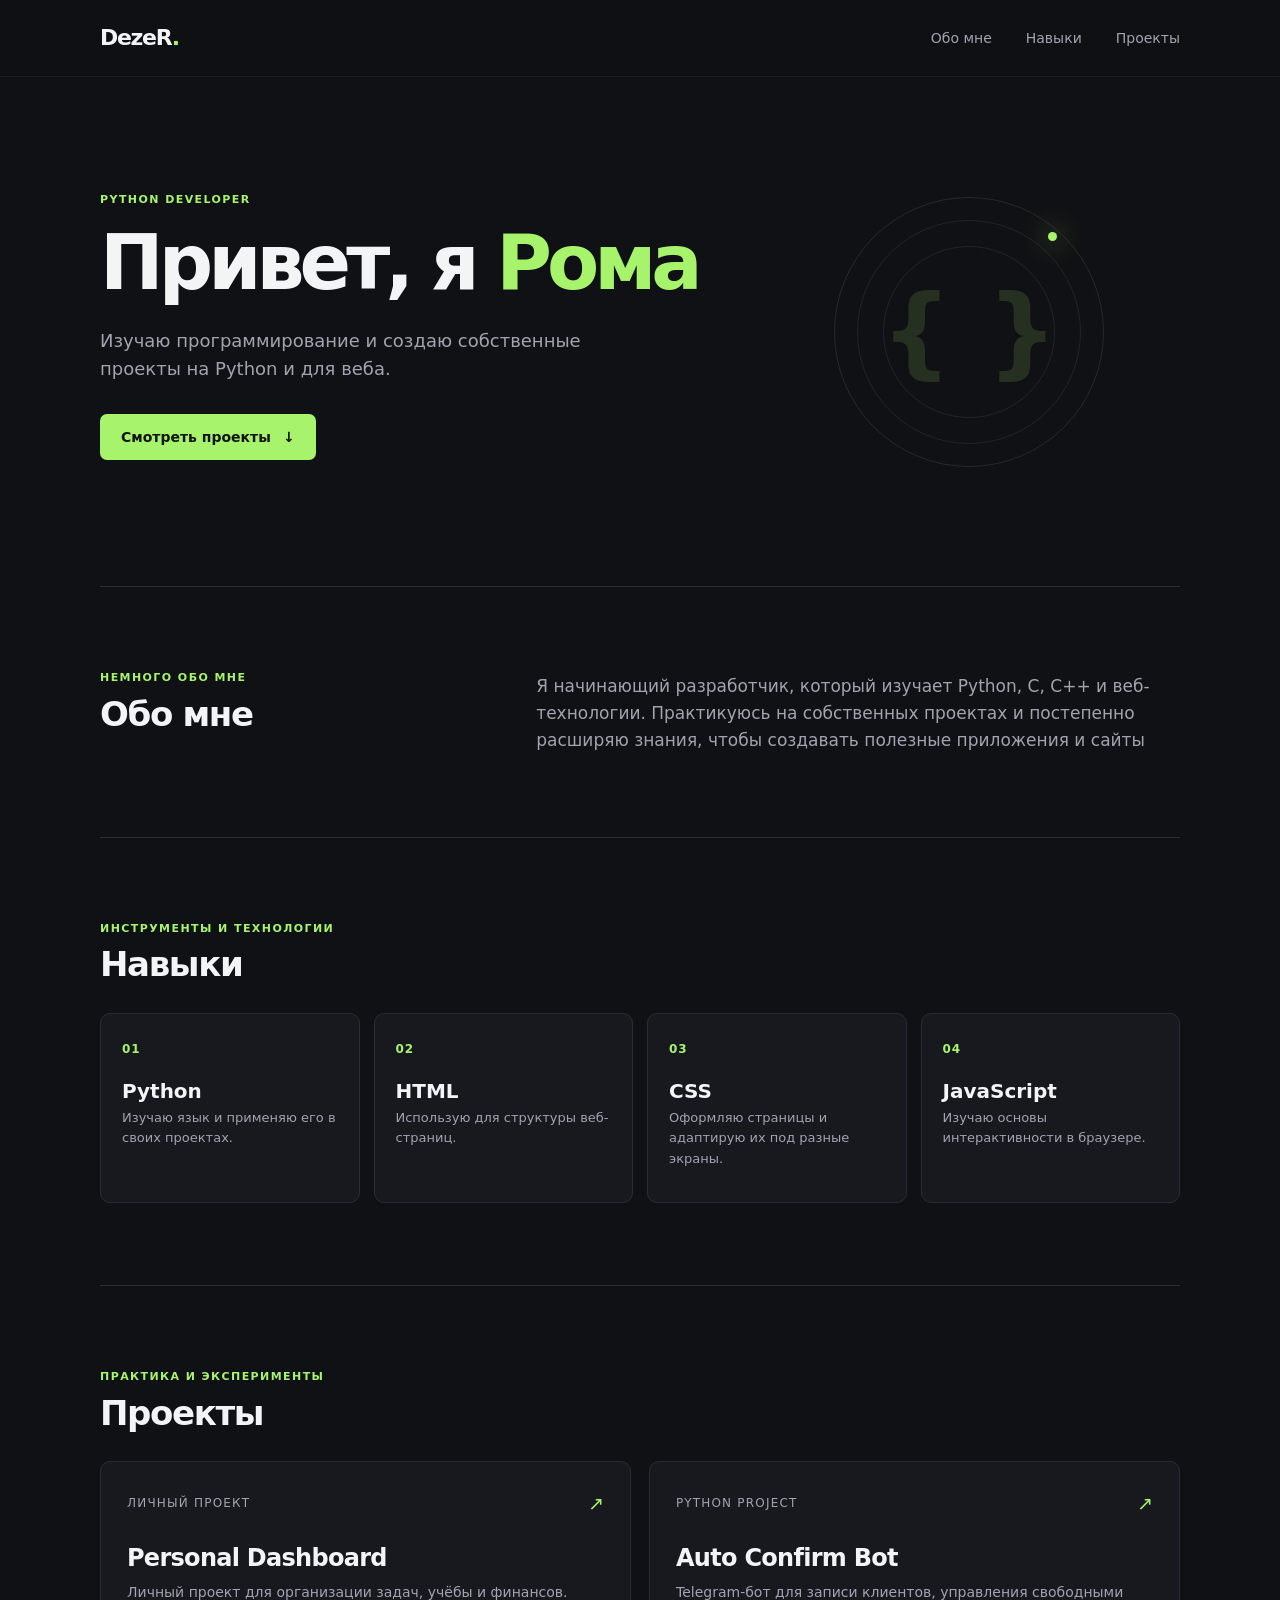
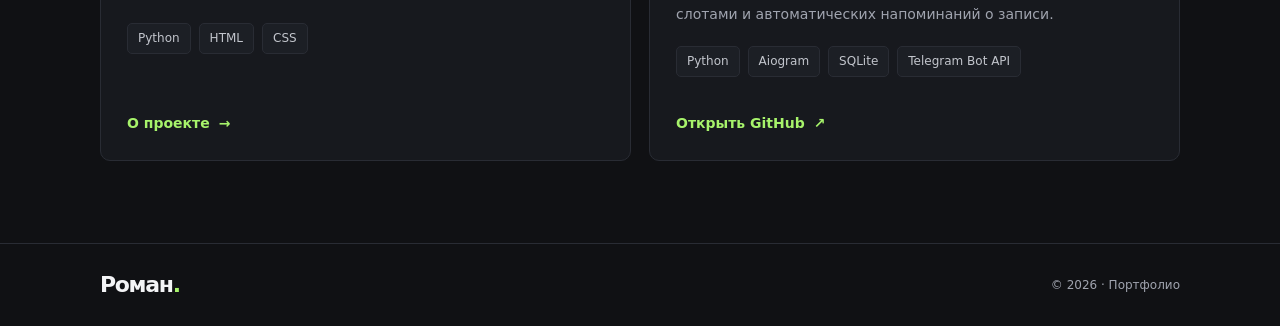
<file: index.html>
<!DOCTYPE html>
<html lang="ru">

<head>
  <meta charset="UTF-8">
  <meta name="viewport" content="width=device-width, initial-scale=1.0">
  <meta name="theme-color" content="#101114">
  <meta name="description" content="Портфолио">
  <title>Роман — Python Developer</title>
  <link rel="stylesheet" href="style.css">
  <script src="script.js" defer></script>
</head>

<body>
  <header class="site-header">
    <div class="header-inner">
      <a class="logo" href="index.html" aria-label="Роман — главная">DezeR<span>.</span></a>
      <button class="menu-toggle" type="button" aria-expanded="false" aria-controls="primary-navigation"
        aria-label="Открыть меню">
        <span></span><span></span><span></span>
      </button>
      <nav class="site-nav" id="primary-navigation" aria-label="Основная навигация">
        <a href="#about">Обо мне</a>
        <a href="#skills">Навыки</a>
        <a href="#projects">Проекты</a>
      </nav>
    </div>
  </header>

  <main>
    <section class="hero page-width" aria-labelledby="hero-title">
      <div class="hero-content">
        <p class="eyebrow">
          Python Developer
        </p>
        <h1 id="hero-title">Привет, я <span>Рома</span></h1>
        <p class="hero-description">Изучаю программирование и создаю собственные проекты на Python и для веба.</p>
        <a href="#projects" class="button button-primary">Смотреть проекты <span aria-hidden="true">↓</span></a>
      </div>
      <div class="hero-mark" aria-hidden="true"><span>{ }</span><i></i></div>
    </section>

    <section class="section page-width about-section" id="about" aria-labelledby="about-title">
      <div class="section-heading">
        <p class="eyebrow">Немного обо мне</p>
        <h2 id="about-title">Обо мне</h2>
      </div>
      <p class="about-copy">Я начинающий разработчик, который изучает Python, C, C++ и веб-технологии. Практикуюсь на
        собственных проектах и постепенно расширяю знания, чтобы создавать полезные приложения и сайты</p>
    </section>

    <section class="section page-width" id="skills" aria-labelledby="skills-title">
      <div class="section-heading">
        <p class="eyebrow">Инструменты и технологии</p>
        <h2 id="skills-title">Навыки</h2>
      </div>
      <div class="skills-grid">
        <article class="skill-card"><span class="skill-index">01</span>
          <h3>Python</h3>
          <p>Изучаю язык и применяю его в своих проектах.</p>
        </article>
        <article class="skill-card"><span class="skill-index">02</span>
          <h3>HTML</h3>
          <p>Использую для структуры веб-страниц.</p>
        </article>
        <article class="skill-card"><span class="skill-index">03</span>
          <h3>CSS</h3>
          <p>Оформляю страницы и адаптирую их под разные экраны.</p>
        </article>
        <article class="skill-card"><span class="skill-index">04</span>
          <h3>JavaScript</h3>
          <p>Изучаю основы интерактивности в браузере.</p>
        </article>
      </div>
    </section>

    <section class="section page-width projects-section" id="projects" aria-labelledby="projects-title">
      <div class="section-heading">
        <p class="eyebrow">Практика и эксперименты</p>
        <h2 id="projects-title">Проекты</h2>
      </div>
      <div class="projects-grid">
        <article class="project-card">
          <div class="project-card-top"><span class="project-type">Личный проект</span><span class="project-arrow"
              aria-hidden="true">↗</span></div>
          <h3>Personal Dashboard</h3>
          <p>Личный проект для организации задач, учёбы и финансов.</p>
          <ul class="tag-list" aria-label="Технологии">
            <li>Python</li>
            <li>HTML</li>
            <li>CSS</li>
          </ul>
          <a class="text-link" href="project.html">О проекте <span aria-hidden="true">→</span></a>
        </article>
        <article class="project-card">
          <div class="project-card-top"><span class="project-type">Python project</span><span class="project-arrow"
              aria-hidden="true">↗</span></div>
          <h3>Auto Confirm Bot</h3>
          <p>Telegram-бот для записи клиентов, управления свободными слотами и автоматических напоминаний о записи.</p>
          <ul class="tag-list" aria-label="Технологии">
            <li>Python</li>
            <li>Aiogram</li>
            <li>SQLite</li>
            <li>Telegram Bot API</li>
          </ul>
          <a class="text-link" href="https://github.com/malkree/auto_confirm_bot" target="_blank"
            rel="noopener noreferrer">Открыть GitHub <span aria-hidden="true">↗</span></a>
        </article>
      </div>
    </section>
  </main>

  <footer class="site-footer">
    <div class="page-width footer-inner"><a class="logo" href="index.html">Роман<span>.</span></a>
      <p>© 2026 · Портфолио</p>
    </div>
  </footer>
</body>

</html>
</file>
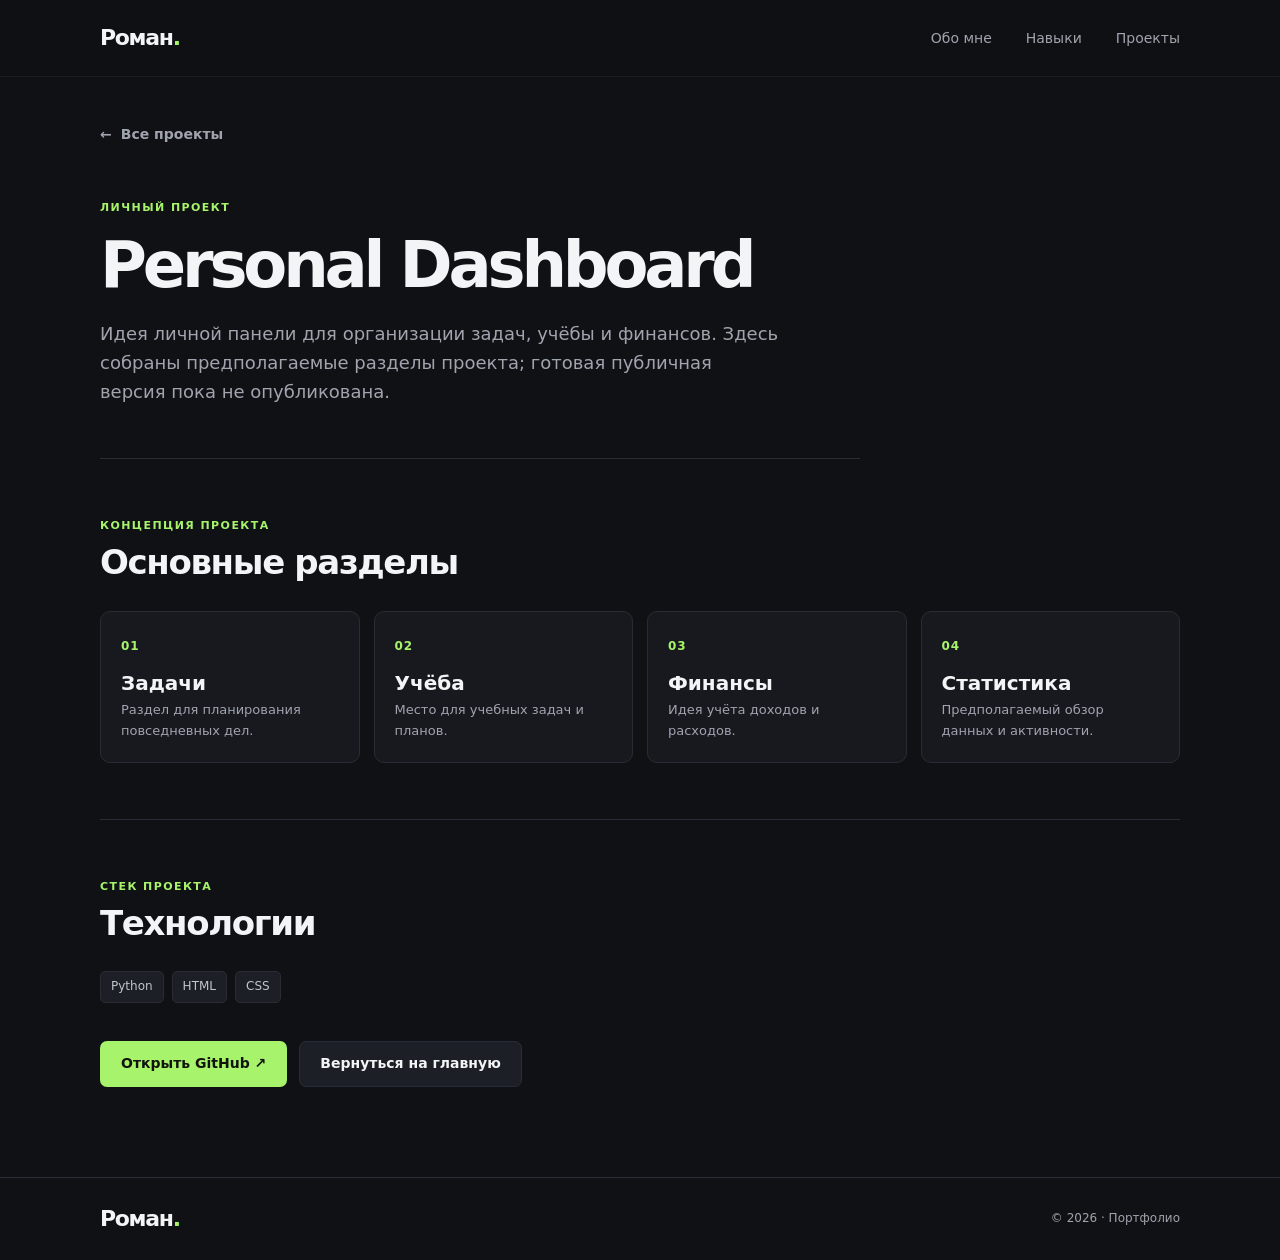
<file: project.html>
<!DOCTYPE html>
<html lang="ru">

<head>
  <meta charset="UTF-8">
  <meta name="viewport" content="width=device-width, initial-scale=1.0">
  <meta name="theme-color" content="#101114">
  <meta name="description" content="Описание проекта Personal Dashboard в портфолио Романа.">
  <title>Personal Dashboard — Роман</title>
  <link rel="stylesheet" href="style.css">
  <script src="script.js" defer></script>
</head>

<body>
  <header class="site-header">
    <div class="header-inner">
      <a class="logo" href="index.html" aria-label="Роман — главная">Роман<span>.</span></a>
      <button class="menu-toggle" type="button" aria-expanded="false" aria-controls="primary-navigation"
        aria-label="Открыть меню">
        <span></span><span></span><span></span>
      </button>
      <nav class="site-nav" id="primary-navigation" aria-label="Основная навигация">
        <a href="index.html#about">Обо мне</a>
        <a href="index.html#skills">Навыки</a>
        <a href="index.html#projects">Проекты</a>
      </nav>
    </div>
  </header>

  <main class="page-width project-detail">
    <a class="back-link" href="index.html#projects"><span aria-hidden="true">←</span> Все проекты</a>
    <section class="project-intro" aria-labelledby="project-title">
      <p class="eyebrow">Личный проект</p>
      <h1 id="project-title">Personal Dashboard</h1>
      <p class="project-lead">Идея личной панели для организации задач, учёбы и финансов. Здесь собраны предполагаемые
        разделы проекта; готовая публичная версия пока не опубликована.</p>
    </section>

    <section class="detail-section" aria-labelledby="features-title">
      <div class="section-heading">
        <p class="eyebrow">Концепция проекта</p>
        <h2 id="features-title">Основные разделы</h2>
      </div>
      <div class="features-grid">
        <article class="feature-card"><span class="feature-number">01</span>
          <h3>Задачи</h3>
          <p>Раздел для планирования повседневных дел.</p>
        </article>
        <article class="feature-card"><span class="feature-number">02</span>
          <h3>Учёба</h3>
          <p>Место для учебных задач и планов.</p>
        </article>
        <article class="feature-card"><span class="feature-number">03</span>
          <h3>Финансы</h3>
          <p>Идея учёта доходов и расходов.</p>
        </article>
        <article class="feature-card"><span class="feature-number">04</span>
          <h3>Статистика</h3>
          <p>Предполагаемый обзор данных и активности.</p>
        </article>
      </div>
    </section>

    <section class="detail-section tech-section" aria-labelledby="tech-title">
      <div class="section-heading">
        <p class="eyebrow">Стек проекта</p>
        <h2 id="tech-title">Технологии</h2>
      </div>
      <ul class="tag-list" aria-label="Технологии проекта">
        <li>Python</li>
        <li>HTML</li>
        <li>CSS</li>
      </ul>
    </section>

    <div class="project-actions">
      <a class="button button-primary" href="https://github.com/malkree/personal-assistant-bot.git" target="_blank"
        rel="noopener noreferrer">
        Открыть GitHub ↗
      </a>

      <a class="button button-secondary" href="index.html#projects">
        Вернуться на главную
      </a>
    </div>
  </main>

  <footer class="site-footer">
    <div class="page-width footer-inner"><a class="logo" href="index.html">Роман<span>.</span></a>
      <p>© 2026 · Портфолио</p>
    </div>
  </footer>
</body>

</html>
</file>
<file: style.css>
:root {
  color-scheme: dark;
  --bg: #101114;
  --surface: #17191e;
  --surface-raised: #1c1f25;
  --border: #292c34;
  --text: #f3f4f6;
  --muted: #a0a4af;
  --accent: #a7f36b;
  --content-width: 1080px;
}

* { box-sizing: border-box; }
html { scroll-behavior: smooth; scroll-padding-top: 90px; }
body {
  margin: 0;
  min-width: 320px;
  background: var(--bg);
  color: var(--text);
  font-family: Inter, ui-sans-serif, system-ui, -apple-system, BlinkMacSystemFont, 'Segoe UI', sans-serif;
  line-height: 1.6;
  -webkit-font-smoothing: antialiased;
}
::selection { color: var(--bg); background: var(--accent); }
a { color: inherit; }
a:focus-visible, button:focus-visible { outline: 2px solid var(--accent); outline-offset: 4px; }
.page-width { width: min(var(--content-width), calc(100% - 48px)); margin-inline: auto; }

.site-header { position: sticky; top: 0; z-index: 10; border-bottom: 1px solid rgb(255 255 255 / 6%); background: rgb(16 17 20 / 92%); backdrop-filter: blur(14px); }
.header-inner { width: min(var(--content-width), calc(100% - 48px)); min-height: 76px; margin: 0 auto; display: flex; align-items: center; justify-content: space-between; }
.logo { color: var(--text); font: 800 22px/1 Inter, ui-sans-serif, system-ui, sans-serif; text-decoration: none; letter-spacing: -.06em; }
.logo span { color: var(--accent); }
.site-nav { display: flex; align-items: center; gap: 34px; }
.site-nav a { color: var(--muted); text-decoration: none; font-size: 14px; transition: color .2s ease; }
.site-nav a:hover, .site-nav a:focus-visible { color: var(--accent); }
.menu-toggle { display: none; }

.hero { min-height: 510px; display: flex; align-items: center; position: relative; overflow: hidden; border-bottom: 1px solid var(--border); }
.hero-content { position: relative; z-index: 1; max-width: 690px; padding: 76px 0 88px; }
.eyebrow { margin: 0 0 14px; color: var(--accent); text-transform: uppercase; letter-spacing: .13em; font-size: 11px; font-weight: 700; }
.hero h1, .project-intro h1 { margin: 0; font: 800 clamp(44px, 7vw, 76px)/1.08 Inter, ui-sans-serif, system-ui, sans-serif; letter-spacing: -.065em; }
.hero h1 span { color: var(--accent); }
.hero-description { max-width: 550px; margin: 22px 0 30px; color: var(--muted); font-size: 18px; }
.hero-mark { position: absolute; right: 7%; top: 50%; transform: translateY(-50%); width: 270px; height: 270px; border: 1px solid #252a2b; border-radius: 50%; display: grid; place-items: center; color: rgb(167 243 107 / 14%); font: 800 100px Inter, ui-sans-serif, system-ui, sans-serif; }
.hero-mark::before, .hero-mark::after { content: ''; position: absolute; inset: 22px; border: 1px solid #202522; border-radius: 50%; }
.hero-mark::after { inset: 48px; }
.hero-mark i { position: absolute; width: 9px; height: 9px; top: 34px; right: 46px; border-radius: 50%; background: var(--accent); box-shadow: 0 0 28px var(--accent); }
.button { display: inline-flex; min-height: 46px; align-items: center; justify-content: center; gap: 12px; padding: 0 20px; border: 1px solid transparent; border-radius: 7px; font-weight: 700; font-size: 14px; text-decoration: none; transition: transform .2s ease, background .2s ease, border-color .2s ease; }
.button:hover { transform: translateY(-2px); }
.button-primary { color: #10140c; background: var(--accent); }
.button-primary:hover { background: #b8ff7c; }
.button-secondary { color: var(--text); background: var(--surface-raised); border-color: var(--border); }
.button-secondary:hover { border-color: #565c66; }
.button-disabled { color: #81858e; background: var(--surface); border-color: var(--border); cursor: default; }

.section { padding-block: 82px; }
.section-heading { margin-bottom: 28px; }
.section-heading .eyebrow { margin-bottom: 7px; }
.section-heading h2, .detail-section h2 { margin: 0; font: 700 34px/1.2 Inter, ui-sans-serif, system-ui, sans-serif; letter-spacing: -.04em; }
.about-section { display: grid; grid-template-columns: .75fr 1.25fr; align-items: start; gap: 50px; border-bottom: 1px solid var(--border); }
.about-section .section-heading { margin: 0; }
.about-copy { max-width: 650px; margin: 4px 0 0; color: var(--muted); font-size: 17px; }
.skills-grid { display: grid; grid-template-columns: repeat(4, minmax(0, 1fr)); gap: 14px; }
.skill-card, .project-card, .feature-card { border: 1px solid var(--border); background: var(--surface); border-radius: 10px; }
.skill-card { min-height: 190px; padding: 21px; transition: border-color .2s ease, transform .2s ease; }
.skill-card:hover, .project-card:hover, .feature-card:hover { transform: translateY(-3px); border-color: #444a54; }
.skill-index, .feature-number { color: var(--accent); font-size: 12px; font-weight: 700; letter-spacing: .08em; }
.skill-card h3, .feature-card h3 { margin: 18px 0 5px; font: 700 20px Inter, ui-sans-serif, system-ui, sans-serif; }
.skill-card p, .feature-card p { margin: 0; color: var(--muted); font-size: 13px; }
.projects-section { border-top: 1px solid var(--border); }
.projects-grid { display: grid; grid-template-columns: repeat(2, minmax(0, 1fr)); gap: 18px; }
.project-card { min-height: 300px; display: flex; flex-direction: column; padding: 26px; transition: border-color .2s ease, transform .2s ease; }
.project-card-top { display: flex; align-items: center; justify-content: space-between; color: var(--muted); font-size: 12px; }
.project-type { text-transform: uppercase; letter-spacing: .1em; }
.project-arrow { color: var(--accent); font-size: 19px; }
.project-card h3 { margin: 25px 0 9px; font: 700 24px Inter, ui-sans-serif, system-ui, sans-serif; letter-spacing: -.03em; }
.project-card > p { max-width: 450px; margin: 0; color: var(--muted); font-size: 14px; }
.tag-list { display: flex; flex-wrap: wrap; gap: 8px; margin: 20px 0; padding: 0; list-style: none; }
.tag-list li { padding: 5px 10px; border: 1px solid var(--border); border-radius: 5px; color: #c2c5cc; background: var(--surface-raised); font-size: 12px; }
.text-link, .back-link { width: fit-content; display: inline-flex; gap: 9px; align-items: center; margin-top: auto; color: var(--accent); font-size: 14px; font-weight: 700; text-decoration: none; }
.text-link:hover, .back-link:hover { color: #c2ff93; }
.site-footer { border-top: 1px solid var(--border); }
.footer-inner { min-height: 82px; display: flex; align-items: center; justify-content: space-between; }
.footer-inner p { color: var(--muted); font-size: 12px; }

.project-detail { padding-top: 44px; padding-bottom: 90px; }
.back-link { margin: 0 0 54px; color: var(--muted); }
.back-link:hover { color: var(--accent); }
.project-intro { max-width: 760px; padding-bottom: 52px; border-bottom: 1px solid var(--border); }
.project-intro h1 { font-size: clamp(42px, 6vw, 64px); }
.project-lead { max-width: 680px; margin: 20px 0 0; color: var(--muted); font-size: 18px; }
.detail-section { padding-top: 58px; }
.features-grid { display: grid; grid-template-columns: repeat(4, minmax(0, 1fr)); gap: 14px; }
.feature-card { padding: 20px; transition: border-color .2s ease, transform .2s ease; }
.feature-card h3 { margin-top: 14px; }
.tech-section { border-top: 1px solid var(--border); margin-top: 56px; }
.tech-section .tag-list { margin-bottom: 0; }
.project-actions { display: flex; flex-wrap: wrap; gap: 12px; margin-top: 38px; }

@media (max-width: 800px) {
  .hero { min-height: 470px; }
  .hero-mark { right: -55px; opacity: .5; }
  .skills-grid, .features-grid { grid-template-columns: repeat(2, minmax(0, 1fr)); }
  .about-section { grid-template-columns: 1fr; gap: 18px; }
}
@media (max-width: 600px) {
  .page-width, .header-inner { width: min(100% - 36px, var(--content-width)); }
  .header-inner { min-height: 68px; }
  .menu-toggle { width: 42px; height: 42px; display: flex; flex-direction: column; align-items: center; justify-content: center; gap: 5px; padding: 0; border: 1px solid var(--border); border-radius: 7px; background: var(--surface); cursor: pointer; }
  .menu-toggle span { display: block; width: 17px; height: 2px; border-radius: 2px; background: var(--text); transition: transform .2s ease, opacity .2s ease; }
  .menu-toggle[aria-expanded="true"] span:first-child { transform: translateY(7px) rotate(45deg); }
  .menu-toggle[aria-expanded="true"] span:nth-child(2) { opacity: 0; }
  .menu-toggle[aria-expanded="true"] span:last-child { transform: translateY(-7px) rotate(-45deg); }
  .site-nav { position: absolute; top: calc(100% + 1px); left: 0; right: 0; display: none; flex-direction: column; align-items: stretch; gap: 0; padding: 8px 18px 16px; border-bottom: 1px solid var(--border); background: var(--bg); }
  .site-nav.is-open { display: flex; }
  .site-nav a { padding: 12px 0; }
  .hero { min-height: 420px; }
  .hero-content { padding: 66px 0; }
  .hero-mark { width: 190px; height: 190px; right: -85px; font-size: 68px; }
  .hero-description { font-size: 16px; }
  .section { padding-block: 62px; }
  .section-heading h2, .detail-section h2 { font-size: 29px; }
  .skills-grid { gap: 10px; }
  .skill-card { min-height: 170px; padding: 16px; }
  .projects-grid, .features-grid { grid-template-columns: 1fr; }
  .project-card { min-height: 280px; padding: 22px; }
  .project-detail { padding-top: 28px; padding-bottom: 64px; }
  .back-link { margin-bottom: 38px; }
  .project-intro { padding-bottom: 38px; }
  .project-lead { font-size: 16px; }
  .detail-section { padding-top: 42px; }
  .tech-section { margin-top: 42px; }
  .project-actions { flex-direction: column; align-items: stretch; }
  .footer-inner { min-height: 74px; }
}
@media (prefers-reduced-motion: reduce) {
  *, *::before, *::after { scroll-behavior: auto !important; transition-duration: .01ms !important; }
}
</file>
